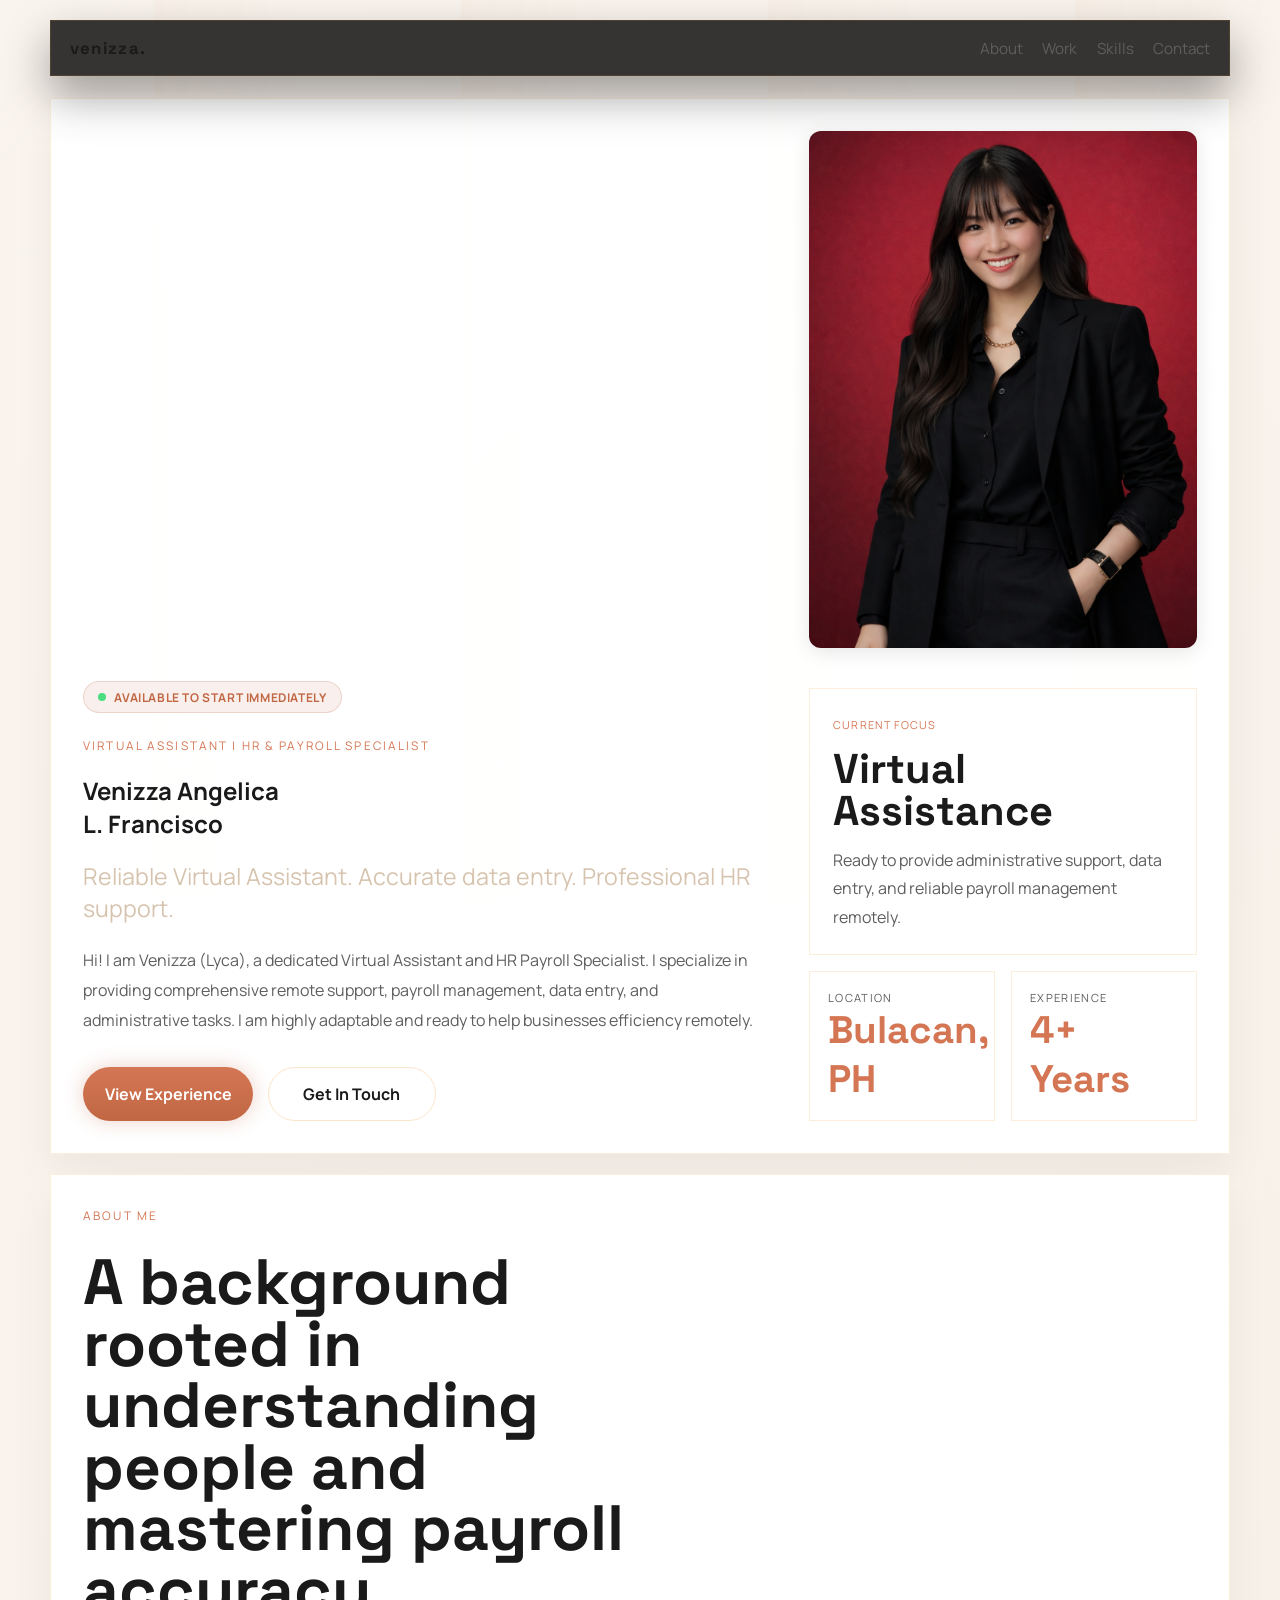
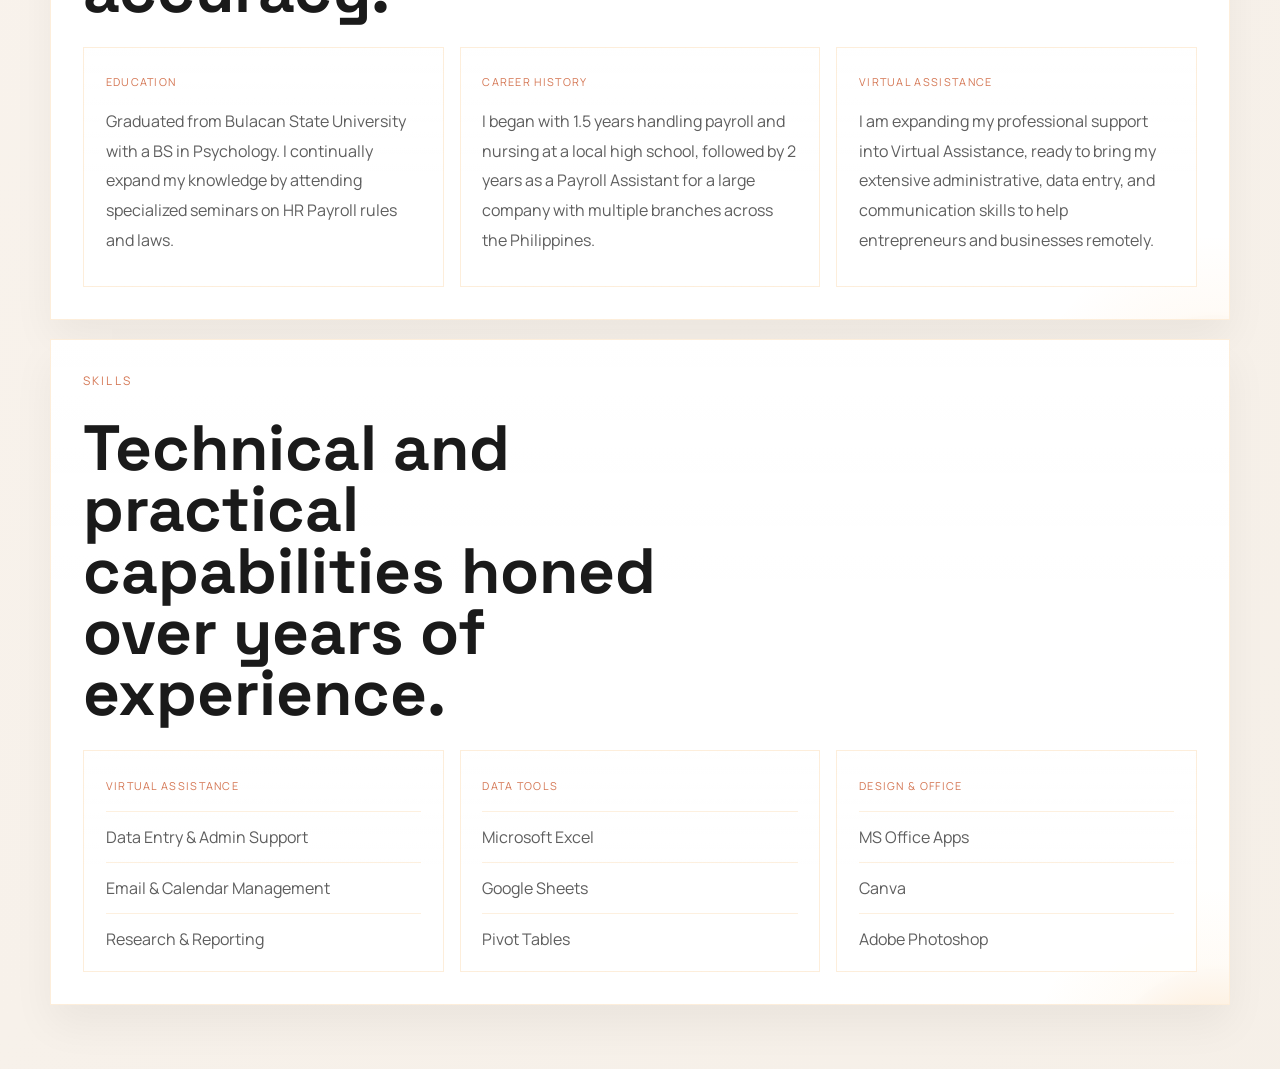
<file: index.html>
<!DOCTYPE html>
<html lang="en">
<head>
  <meta charset="UTF-8">
  <meta name="viewport" content="width=device-width, initial-scale=1.0">
  <title>Venizza Angelica L. Francisco | Portfolio</title>
  <meta
    name="description"
    content="Portfolio page for Venizza Angelica L. Francisco, HR Payroll Specialist."
  >
  <link rel="preconnect" href="https://fonts.googleapis.com">
  <link rel="preconnect" href="https://fonts.gstatic.com" crossorigin>
  <link
    href="https://fonts.googleapis.com/css2?family=Space+Grotesk:wght@400;500;700&family=Manrope:wght@400;500;700&display=swap"
    rel="stylesheet"
  >
  <link rel="stylesheet" href="style.css">
</head>
<body>
  <div class="page-shell">
    <header class="site-header">
      <a class="brand" href="#home">venizza.</a>
      <button class="menu-toggle" type="button" aria-expanded="false" aria-label="Open navigation">
        <span></span>
        <span></span>
      </button>
      <nav class="site-nav">
        <a href="#about">About</a>
        <a href="#" onclick="openModal('modal-projects'); return false;">Work</a>
        <a href="#skills">Skills</a>
        <a href="#" onclick="openModal('modal-contact'); return false;">Contact</a>
      </nav>
    </header>

    <main id="home">
      <section class="hero-panel reveal">
        <div class="hero-copy">
          <div class="availability-badge">
             <span class="pulse-dot"></span> Available to start immediately
          </div>
          <p class="eyebrow">Virtual Assistant | HR & Payroll Specialist</p>
          <h1>Venizza Angelica<br>L. Francisco</h1>
          <p class="hero-subtitle">
            Reliable Virtual Assistant. Accurate data entry. Professional HR support.
          </p>
          <p class="hero-text">
            Hi! I am Venizza (Lyca), a dedicated Virtual Assistant and HR Payroll Specialist. I specialize in providing comprehensive remote support, payroll management, data entry, and administrative tasks. I am highly adaptable and ready to help businesses efficiency remotely.
          </p>
          <div class="hero-actions">
            <a class="button button-primary" href="#" onclick="openModal('modal-projects'); return false;">View Experience</a>
            <a class="button button-secondary" href="#" onclick="openModal('modal-contact'); return false;">Get In Touch</a>
          </div>
        </div>

        <aside class="hero-side">
          <div class="profile-frame floating-element" style="margin-bottom: 24px; border-radius: 12px; overflow: hidden; box-shadow: 0 4px 20px rgba(0,0,0,0.1);">
            <img src="Venizz Italy.png" alt="Venizza Angelica L. Francisco" style="width: 100%; display: block; object-fit: cover; aspect-ratio: 3/4;">
          </div>
          <div class="stat-card">
            <span class="stat-label">Current Focus</span>
            <strong>Virtual Assistance</strong>
            <p>Ready to provide administrative support, data entry, and reliable payroll management remotely.</p>
          </div>
          <div class="mini-grid">
            <div class="mini-card">
              <span>Location</span>
              <strong>Bulacan, PH</strong>
            </div>
            <div class="mini-card">
              <span>Experience</span>
              <strong>4+ Years</strong>
            </div>
          </div>
        </aside>
      </section>

      <section class="section-panel reveal" id="about">
        <div class="section-intro">
          <p class="eyebrow">About Me</p>
          <h2>A background rooted in understanding people and mastering payroll accuracy.</h2>
        </div>
        <div class="story-grid">
          <article class="story-card">
            <span class="story-tag">Education</span>
            <p>
              Graduated from Bulacan State University with a BS in Psychology. I continually expand my knowledge by attending specialized seminars on HR Payroll rules and laws.
            </p>
          </article>
          <article class="story-card">
            <span class="story-tag">Career History</span>
            <p>
              I began with 1.5 years handling payroll and nursing at a local high school, followed by 2 years as a Payroll Assistant for a large company with multiple branches across the Philippines.
            </p>
          </article>
          <article class="story-card">
            <span class="story-tag">Virtual Assistance</span>
            <p>
              I am expanding my professional support into Virtual Assistance, ready to bring my extensive administrative, data entry, and communication skills to help entrepreneurs and businesses remotely.
            </p>
          </article>
        </div>
      </section>

      <div class="modal" id="modal-projects">
        <div class="modal-backdrop" onclick="closeModal('modal-projects')"></div>
        <div class="modal-dialog">
          <button class="modal-close" onclick="closeModal('modal-projects')" aria-label="Close modal">&times;</button>
          <div class="section-panel" id="projects">
        <div class="section-intro">
          <p class="eyebrow">Experience</p>
          <h2>Professional history characterized by precision and employee support.</h2>
        </div>

        <div class="project-grid">
          <article class="project-card featured-card">
            <div class="project-head">
              <span class="project-tag">HRIS Payroll</span>
              <span class="project-note">Ongoing</span>
            </div>
            <h3>HRIS & Manual Payroll Assistant (CHASE)</h3>
            <p>
              Managing payroll for almost 1,000 employees nationwide. Adapting to consistent biometrics issues by utilizing manual DTRs, maximizing time and skills to accurately input Time In/Out and leaves for all branches.
            </p>
          </article>

          <article class="project-card">
            <div class="project-head">
              <span class="project-tag">Payroll Operations</span>
              <span class="project-note">Large Company</span>
            </div>
            <h3>Manual Payroll Assistant</h3>
            <p>
              Responsible for tracking and inputting DTRs, Time In/Out records, and employee leaves. Ensured smooth payroll operations and clear communication across multiple company branches in the Philippines.
            </p>
          </article>

          <article class="project-card">
            <div class="project-head">
              <span class="project-tag">Education Sector</span>
              <span class="project-note">High School</span>
            </div>
            <h3>Payroll & Staff Support</h3>
            <p>
              Guaranteed the correct payment of tuition fees, tour fees, and employee salaries. Maintained 100% accuracy so that staff compensations were processed and delivered strictly on time.
            </p>
          </article>
        </div>
          </div>
        </div>
      </div>

      <section class="section-panel reveal" id="skills">
        <div class="section-intro">
          <p class="eyebrow">Skills</p>
          <h2>Technical and practical capabilities honed over years of experience.</h2>
        </div>

        <div class="skills-board">
          <div class="skill-column">
            <span class="skill-label">Virtual Assistance</span>
            <ul class="skill-list">
              <li>Data Entry & Admin Support</li>
              <li>Email & Calendar Management</li>
              <li>Research & Reporting</li>
            </ul>
          </div>
          <div class="skill-column">
            <span class="skill-label">Data Tools</span>
            <ul class="skill-list">
              <li>Microsoft Excel</li>
              <li>Google Sheets</li>
              <li>Pivot Tables</li>
            </ul>
          </div>
          <div class="skill-column">
            <span class="skill-label">Design & Office</span>
            <ul class="skill-list">
              <li>MS Office Apps</li>
              <li>Canva</li>
              <li>Adobe Photoshop</li>
            </ul>
          </div>
        </div>
      </section>

      <div class="modal" id="modal-contact">
        <div class="modal-backdrop" onclick="closeModal('modal-contact')"></div>
        <div class="modal-dialog">
          <button class="modal-close" onclick="closeModal('modal-contact')" aria-label="Close modal">&times;</button>
          <div class="section-panel contact-panel" id="contact">
        <div class="section-intro">
          <p class="eyebrow">Contact</p>
          <h2>Reach out for inquiries or HR operations support.</h2>
        </div>

        <div class="contact-layout">
          <div class="contact-card">
            <span class="contact-label">Email</span>
            <p>venizf@gmail.com</p>
          </div>
          <div class="contact-card">
            <span class="contact-label">LinkedIn</span>
            <p>Venizza Angelica Luartes Francisco</p>
          </div>
          <div class="contact-card">
            <span class="contact-label">Viber</span>
            <p>09994112591</p>
          </div>
        </div>
          </div>
        </div>
      </div>
    </main>
  </div>

  <script src="script.js"></script>
</body>
</html>
</file>
<file: style.css>
:root {
  --bg: #faf4ee;
  --surface: rgba(255, 255, 255, 0.96);
  --surface-soft: rgba(255, 255, 255, 0.9);
  --surface-strong: #ffffff;
  --text: #1a1a1a;
  --muted: #5e5e5e;
  --line: rgba(193, 103, 68, 0.15);
  --accent: #c16744;
  --accent-bright: #d47653;
  --accent-soft: rgba(193, 103, 68, 0.1);
  --shadow: 0 20px 40px rgba(0, 0, 0, 0.05);
}

* {
  box-sizing: border-box;
}

html {
  scroll-behavior: smooth;
}

body {
  margin: 0;
  min-height: 100vh;
  font-family: "Manrope", sans-serif;
  color: var(--text);
  background: linear-gradient(-45deg, #faf4ee, #fdf8f4, #f4eee6, #faf4ee);
  background-size: 400% 400%;
  animation: gradientBG 15s ease infinite;
}

@keyframes gradientBG {
  0% { background-position: 0% 50%; }
  50% { background-position: 100% 50%; }
  100% { background-position: 0% 50%; }
}

body::before {
  content: "";
  position: fixed;
  inset: 0;
  background:
    linear-gradient(90deg, transparent 0, transparent 12%, rgba(240, 147, 33, 0.05) 12%, transparent 24%, transparent 36%, rgba(240, 147, 33, 0.05) 36%, transparent 48%, transparent 60%, rgba(240, 147, 33, 0.05) 60%, transparent 72%, transparent 84%, rgba(240, 147, 33, 0.05) 84%, transparent 100%);
  pointer-events: none;
  opacity: 0.45;
}

a {
  color: inherit;
  text-decoration: none;
}

.page-shell {
  position: relative;
  width: min(1180px, calc(100% - 2rem));
  margin: 0 auto;
  padding: 1.25rem 0 4rem;
}

.site-header {
  display: flex;
  align-items: center;
  justify-content: space-between;
  gap: 1rem;
  padding: 1rem 1.2rem;
  margin-bottom: 1.4rem;
  position: sticky;
  top: 1rem;
  z-index: 20;
  background: rgba(10, 10, 10, 0.82);
  border: 1px solid rgba(240, 147, 33, 0.14);
  backdrop-filter: blur(14px);
  box-shadow: 0 20px 45px rgba(0, 0, 0, 0.38);
}

.brand,
.site-nav a,
.button,
.project-card,
.story-card,
.contact-card,
.skill-column {
  transition: 0.28s ease;
}

.brand,
.hero h1,
.section-intro h2,
.project-card h3 {
  font-family: "Space Grotesk", sans-serif;
}

.brand {
  font-size: 1.05rem;
  font-weight: 700;
  letter-spacing: 0.08em;
  text-transform: lowercase;
}

.site-nav {
  display: flex;
  align-items: center;
  gap: 1.2rem;
}

.site-nav a {
  color: var(--muted);
  font-size: 0.95rem;
}

.site-nav a:hover,
.brand:hover {
  color: var(--accent-bright);
}

.menu-toggle {
  display: none;
  border: 0;
  background: transparent;
  padding: 0.3rem;
  cursor: pointer;
}

.menu-toggle span {
  display: block;
  width: 1.4rem;
  height: 2px;
  margin: 0.28rem 0;
  background: var(--text);
}

.hero-panel,
.section-panel {
  position: relative;
  overflow: hidden;
  background:
    linear-gradient(180deg, rgba(255, 255, 255, 0.02), transparent 40%),
    var(--surface);
  border: 1px solid rgba(240, 147, 33, 0.16);
  box-shadow: var(--shadow);
}

.hero-panel::before,
.section-panel::before {
  content: "";
  position: absolute;
  inset: auto -15% -40% auto;
  width: 24rem;
  height: 24rem;
  border-radius: 50%;
  background: radial-gradient(circle, rgba(240, 147, 33, 0.28) 0%, rgba(240, 147, 33, 0.04) 42%, transparent 70%);
  pointer-events: none;
}

.hero-panel {
  display: grid;
  grid-template-columns: 1.45fr 0.8fr;
  gap: 1.5rem;
  padding: 2rem;
  min-height: 78vh;
  align-items: end;
}

.hero-copy {
  position: relative;
  z-index: 1;
  max-width: 50rem;
}

.eyebrow {
  margin: 0 0 1rem;
  text-transform: uppercase;
  letter-spacing: 0.18em;
  font-size: 0.74rem;
  color: var(--accent-bright);
}

.hero h1 {
  margin: 0;
  font-size: clamp(3rem, 10vw, 7rem);
  line-height: 0.92;
  letter-spacing: -0.05em;
  max-width: 8ch;
}

.hero-subtitle {
  margin: 1rem 0 0;
  font-size: clamp(1.1rem, 2vw, 1.45rem);
  color: #d7c4af;
}

.hero-text {
  margin: 1.4rem 0 0;
  max-width: 42rem;
  line-height: 1.85;
  color: var(--muted);
}

.hero-actions {
  display: flex;
  flex-wrap: wrap;
  gap: 0.9rem;
  margin-top: 2rem;
}

.button {
  display: inline-flex;
  align-items: center;
  justify-content: center;
  min-width: 10.5rem;
  padding: 0.95rem 1.35rem;
  border-radius: 999px;
  font-weight: 700;
}

.button-primary {
  background: linear-gradient(180deg, var(--accent-bright), var(--accent));
  color: #ffffff;
  box-shadow: 0 0 20px rgba(193, 103, 68, 0.3);
  position: relative;
  overflow: hidden;
}

.button-primary::after {
  content: "";
  position: absolute;
  top: 0;
  left: -100%;
  width: 50%;
  height: 100%;
  background: linear-gradient(90deg, transparent, rgba(255, 255, 255, 0.3), transparent);
  transform: skewX(-20deg);
  animation: shine 3s infinite 2s; /* delays the start slightly */
}

@keyframes shine {
  0% { left: -100%; }
  15% { left: 200%; }
  100% { left: 200%; }
}

.button-primary:hover {
  transform: translateY(-2px);
  box-shadow: 0 0 35px rgba(240, 147, 33, 0.34);
}

.button-secondary {
  border: 1px solid rgba(240, 147, 33, 0.22);
  background: rgba(255, 255, 255, 0.02);
  color: var(--text);
}

.button-secondary:hover {
  border-color: rgba(240, 147, 33, 0.45);
  color: var(--accent-bright);
}

.hero-side {
  position: relative;
  z-index: 1;
  display: grid;
  gap: 1rem;
}

.stat-card,
.mini-card,
.story-card,
.project-card,
.skill-column,
.contact-card {
  background:
    linear-gradient(180deg, rgba(255, 255, 255, 0.03), transparent 55%),
    var(--surface-soft);
  border: 1px solid rgba(240, 147, 33, 0.16);
}

.stat-card {
  padding: 1.4rem;
  min-height: 15rem;
}

.stat-label,
.story-tag,
.skill-label,
.contact-label,
.project-note,
.project-tag {
  display: inline-flex;
  width: fit-content;
  text-transform: uppercase;
  letter-spacing: 0.12em;
  font-size: 0.68rem;
}

.stat-label,
.story-tag,
.skill-label,
.contact-label,
.project-tag {
  color: var(--accent-bright);
}

.stat-card strong {
  display: block;
  margin-top: 0.9rem;
  font-family: "Space Grotesk", sans-serif;
  font-size: 2.6rem;
  line-height: 1;
}

.stat-card p {
  margin: 0.9rem 0 0;
  color: var(--muted);
  line-height: 1.8;
}

.mini-grid {
  display: grid;
  grid-template-columns: repeat(2, minmax(0, 1fr));
  gap: 1rem;
}

.mini-card {
  padding: 1.1rem;
  min-height: 8rem;
  display: flex;
  flex-direction: column;
  justify-content: space-between;
}

.mini-card span {
  color: var(--muted);
  text-transform: uppercase;
  letter-spacing: 0.12em;
  font-size: 0.7rem;
}

.mini-card strong {
  font-family: "Space Grotesk", sans-serif;
  font-size: 2.4rem;
  color: var(--accent-bright);
}

.section-panel {
  padding: 2rem;
  margin-top: 1.2rem;
}

.section-intro {
  position: relative;
  z-index: 1;
  display: grid;
  gap: 0.8rem;
  margin-bottom: 1.6rem;
}

.section-intro h2 {
  margin: 0;
  max-width: 14ch;
  font-size: clamp(2rem, 5vw, 4rem);
  line-height: 0.96;
}

.story-grid {
  display: grid;
  grid-template-columns: repeat(3, minmax(0, 1fr));
  gap: 1rem;
}

.story-card {
  position: relative;
  z-index: 1;
  padding: 1.35rem;
  min-height: 15rem;
}

.story-card p {
  margin: 1rem 0 0;
  color: var(--muted);
  line-height: 1.85;
}

.project-grid {
  position: relative;
  z-index: 1;
  display: grid;
  grid-template-columns: 1.2fr 1fr 1fr;
  gap: 1rem;
}

.project-card {
  padding: 1.4rem;
  min-height: 18rem;
  display: grid;
  align-content: start;
  gap: 1rem;
}

.featured-card {
  min-height: 22rem;
}

.project-card:hover,
.story-card:hover,
.skill-column:hover,
.contact-card:hover {
  transform: translateY(-4px);
  border-color: rgba(240, 147, 33, 0.34);
  box-shadow: 0 16px 40px rgba(0, 0, 0, 0.35);
}

.project-head {
  display: flex;
  align-items: center;
  justify-content: space-between;
  gap: 1rem;
}

.project-note {
  color: rgba(243, 234, 223, 0.55);
}

.project-card h3 {
  margin: 0;
  font-size: 1.8rem;
  line-height: 1.05;
  max-width: 11ch;
}

.project-card p {
  margin: 0;
  color: var(--muted);
  line-height: 1.8;
}

.skills-board {
  position: relative;
  z-index: 1;
  display: grid;
  grid-template-columns: repeat(3, minmax(0, 1fr));
  gap: 1rem;
}

.skill-column {
  padding: 1.35rem;
}

.skill-list {
  margin: 1rem 0 0;
  padding: 0;
  list-style: none;
  display: grid;
  gap: 0.9rem;
}

.skill-list li {
  padding-top: 0.85rem;
  border-top: 1px solid rgba(240, 147, 33, 0.14);
  color: var(--muted);
}

.contact-panel {
  margin-bottom: 0;
}

.contact-layout {
  position: relative;
  z-index: 1;
  display: grid;
  grid-template-columns: repeat(3, minmax(0, 1fr));
  gap: 1rem;
}

.contact-card {
  padding: 1.3rem;
  min-height: 10rem;
}

.contact-card p {
  margin: 1rem 0 0;
  color: var(--muted);
  line-height: 1.8;
  word-break: break-word;
}

.reveal {
  opacity: 0;
  transform: translateY(28px);
  transition: opacity 0.7s ease, transform 0.7s ease;
}

.reveal-visible {
  opacity: 1;
  transform: translateY(0);
}

@media (max-width: 980px) {
  .hero-panel,
  .story-grid,
  .project-grid,
  .skills-board,
  .contact-layout {
    grid-template-columns: 1fr;
  }

  .hero-panel {
    min-height: auto;
  }

  .section-intro h2,
  .hero h1,
  .project-card h3 {
    max-width: none;
  }
}

@media (max-width: 760px) {
  .page-shell {
    width: min(100% - 1rem, 1180px);
  }

  .site-header {
    align-items: flex-start;
    flex-wrap: wrap;
  }

  .menu-toggle {
    display: inline-block;
    margin-left: auto;
  }

  .site-nav {
    width: 100%;
    display: none;
    flex-direction: column;
    align-items: flex-start;
    gap: 0.9rem;
    padding-top: 0.8rem;
  }

  .site-nav.is-open {
    display: flex;
  }

  .hero-panel,
  .section-panel {
    padding: 1.3rem;
  }

  .mini-grid {
    grid-template-columns: 1fr;
  }
}

/* Animations added for Virtual Assistant */
.availability-badge {
  display: inline-flex;
  align-items: center;
  gap: 0.5rem;
  background: rgba(193, 103, 68, 0.1);
  border: 1px solid rgba(193, 103, 68, 0.2);
  color: #c16744;
  padding: 0.4rem 0.9rem;
  border-radius: 99px;
  font-size: 0.75rem;
  font-weight: 700;
  text-transform: uppercase;
  letter-spacing: 0.05em;
  margin-bottom: 1.5rem;
}

.pulse-dot {
  width: 8px;
  height: 8px;
  background-color: #4ade80;
  border-radius: 50%;
  box-shadow: 0 0 0 0 rgba(74, 222, 128, 1);
  animation: pulse 2s infinite;
}

@keyframes pulse {
  0% { transform: scale(0.95); box-shadow: 0 0 0 0 rgba(74, 222, 128, 0.7); }
  70% { transform: scale(1); box-shadow: 0 0 0 8px rgba(74, 222, 128, 0); }
  100% { transform: scale(0.95); box-shadow: 0 0 0 0 rgba(74, 222, 128, 0); }
}

.floating-element {
  animation: float 6s ease-in-out infinite;
}

@keyframes float {
  0% { transform: translateY(0px); }
  50% { transform: translateY(-12px); }
  100% { transform: translateY(0px); }
}

/* Modal Styles */
.modal {
  position: fixed;
  inset: 0;
  z-index: 999;
  display: flex;
  align-items: center;
  justify-content: center;
  opacity: 0;
  visibility: hidden;
  transition: opacity 0.3s cubic-bezier(0.16, 1, 0.3, 1), visibility 0.3s;
  padding: 1rem;
}

.modal.is-active {
  opacity: 1;
  visibility: visible;
}

.modal-backdrop {
  position: absolute;
  inset: 0;
  background: rgba(10, 10, 10, 0.5);
  backdrop-filter: blur(8px);
  -webkit-backdrop-filter: blur(8px);
}

.modal-dialog {
  position: relative;
  z-index: 1;
  width: 100%;
  max-width: 900px;
  max-height: 90vh;
  overflow-y: auto;
  border-radius: 20px;
  transform: translateY(30px) scale(0.96);
  transition: transform 0.4s cubic-bezier(0.16, 1, 0.3, 1);
  scrollbar-width: none;
}

.modal-dialog::-webkit-scrollbar {
  display: none;
}

.modal.is-active .modal-dialog {
  transform: translateY(0) scale(1);
}

.modal-dialog .section-panel {
  margin-top: 0;
  box-shadow: 0 25px 50px -12px rgba(0, 0, 0, 0.25);
  border-radius: 20px;
  padding-top: 3.5rem;
}

.modal-close {
  position: absolute;
  top: 1.2rem;
  right: 1.2rem;
  background: rgba(10, 10, 10, 0.05);
  border: 1px solid rgba(0, 0, 0, 0.1);
  color: var(--text);
  font-size: 1.5rem;
  width: 2.2rem;
  height: 2.2rem;
  display: flex;
  align-items: center;
  justify-content: center;
  border-radius: 50%;
  cursor: pointer;
  z-index: 10;
  transition: 0.2s ease;
  line-height: 1;
  padding-bottom: 2px;
}

.modal-close:hover {
  background: var(--accent-bright);
  color: #fff;
  border-color: var(--accent-bright);
  transform: rotate(90deg);
}
</file>
